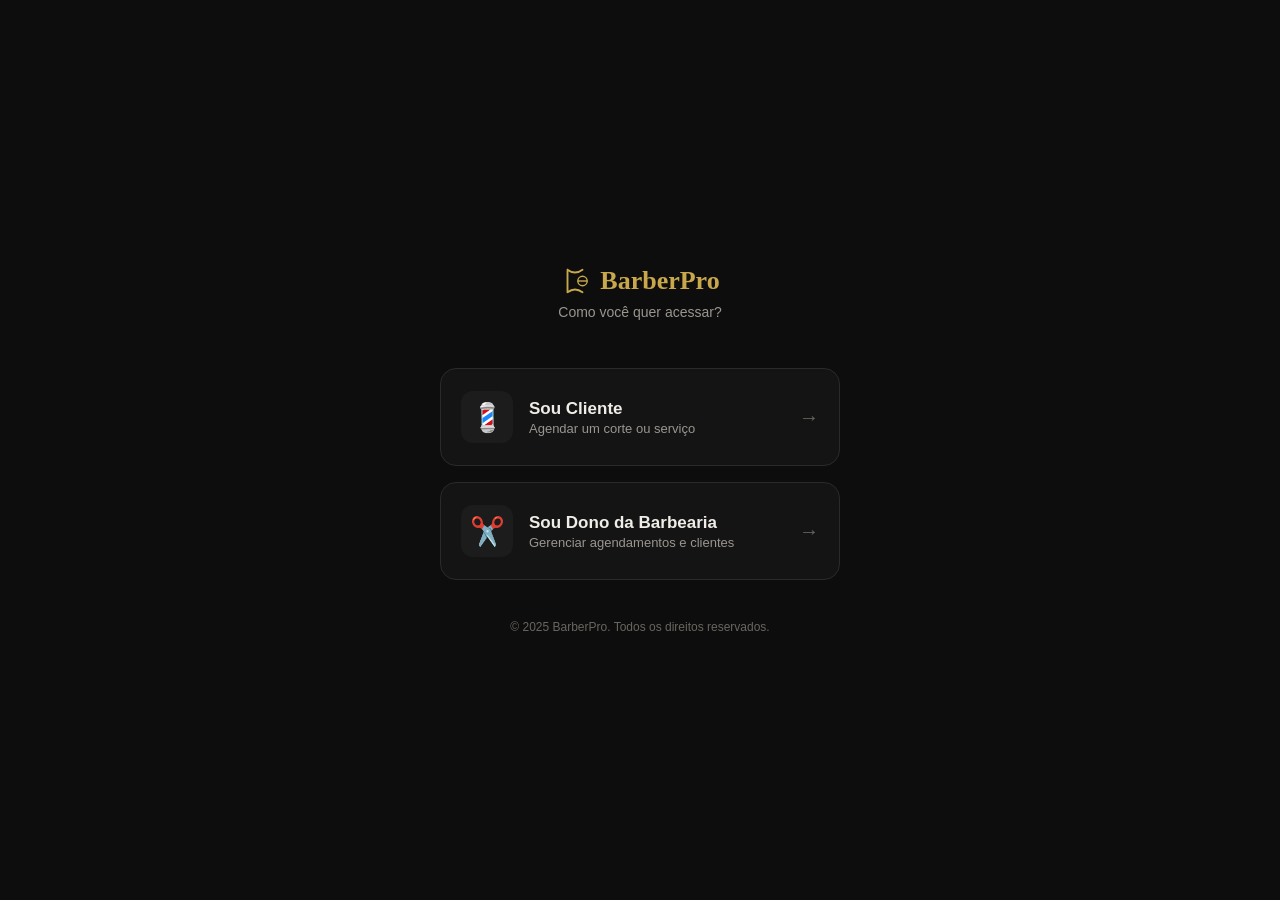
<file: index.html>
<!DOCTYPE html>
<html lang="pt-BR">
<head>
<meta charset="UTF-8">
<meta name="viewport" content="width=device-width, initial-scale=1.0, maximum-scale=1.0">
<title>BarberPro — Escolha seu acesso</title>
<meta name="description" content="Agende cortes e serviços na sua barbearia em segundos, ou gerencie sua barbearia com o painel BarberPro.">
<meta name="referrer" content="strict-origin-when-cross-origin">
<meta http-equiv="Content-Security-Policy" content="
  default-src 'self';
  style-src 'self' 'unsafe-inline' https://fonts.googleapis.com;
  font-src 'self' https://fonts.gstatic.com;
  img-src 'self' data:;
  base-uri 'self';
  form-action 'self';
  upgrade-insecure-requests;
">
<link rel="preconnect" href="https://fonts.googleapis.com">
<link href="https://fonts.googleapis.com/css2?family=Playfair+Display:wght@400;600;700;900&family=DM+Sans:wght@300;400;500;600&display=swap" rel="stylesheet">
<link rel="stylesheet" href="design-system.css">
<style>
:root {
  --gold: #C9A84C;
  --gold-light: #E8C96B;
  --gold-dark: #A07830;
  --bg: #0D0D0D;
  --bg2: #141414;
  --bg3: #1C1C1C;
  --border: #2A2A2A;
  --text: #F0EDE8;
  --text2: #9A9590;
  --text3: #6A6560;
}
*{margin:0;padding:0;box-sizing:border-box}
body{
  font-family:'DM Sans',sans-serif;
  background:var(--bg);
  color:var(--text);
  min-height:100vh;
  display:flex;
  flex-direction:column;
  align-items:center;
  justify-content:center;
  padding:24px;
}
.logo{
  display:flex;
  align-items:center;
  gap:10px;
  font-family:'Playfair Display',serif;
  font-weight:700;
  font-size:26px;
  color:var(--gold);
  margin-bottom:8px;
}
.tagline{
  color:var(--text2);
  font-size:14px;
  margin-bottom:48px;
  text-align:center;
}
.choices{
  display:flex;
  flex-direction:column;
  gap:16px;
  width:100%;
  max-width:400px;
}
.choice-card{
  display:flex;
  align-items:center;
  gap:16px;
  background:var(--bg2);
  border:1px solid var(--border);
  border-radius:16px;
  padding:22px 20px;
  text-decoration:none;
  color:var(--text);
  transition:border-color .2s, transform .15s;
}
.choice-card:active{transform:scale(.98)}
.choice-card:hover{border-color:var(--gold)}
.choice-icon{
  font-size:28px;
  width:52px;
  height:52px;
  border-radius:12px;
  display:flex;
  align-items:center;
  justify-content:center;
  background:var(--bg3);
  flex-shrink:0;
}
.choice-text{flex:1}
.choice-title{font-weight:700;font-size:17px;margin-bottom:2px}
.choice-sub{font-size:13px;color:var(--text2)}
.choice-arrow{color:var(--text3);font-size:20px}
.footer-note{
  margin-top:40px;
  font-size:12px;
  color:var(--text3);
  text-align:center;
}
</style>
</head>
<body>

<div class="logo">
  <svg width="30" height="30" viewBox="0 0 32 32" fill="none">
    <path d="M8 4 L8 28 M8 4 Q16 10 24 4 M8 28 Q16 22 24 28" stroke="#C9A84C" stroke-width="2" stroke-linecap="round"/>
    <circle cx="24" cy="16" r="5" stroke="#C9A84C" stroke-width="1.5"/>
    <path d="M19 16 L29 16" stroke="#C9A84C" stroke-width="1.5"/>
  </svg>
  BarberPro
</div>
<div class="tagline">Como você quer acessar?</div>

<div class="choices">
  <a class="choice-card" href="cliente.html">
    <div class="choice-icon">💈</div>
    <div class="choice-text">
      <div class="choice-title">Sou Cliente</div>
      <div class="choice-sub">Agendar um corte ou serviço</div>
    </div>
    <div class="choice-arrow">→</div>
  </a>

  <a class="choice-card" href="admin.html">
    <div class="choice-icon">✂️</div>
    <div class="choice-text">
      <div class="choice-title">Sou Dono da Barbearia</div>
      <div class="choice-sub">Gerenciar agendamentos e clientes</div>
    </div>
    <div class="choice-arrow">→</div>
  </a>
</div>

<div class="footer-note">© 2025 BarberPro. Todos os direitos reservados.</div>

</body>
</html>
</file>
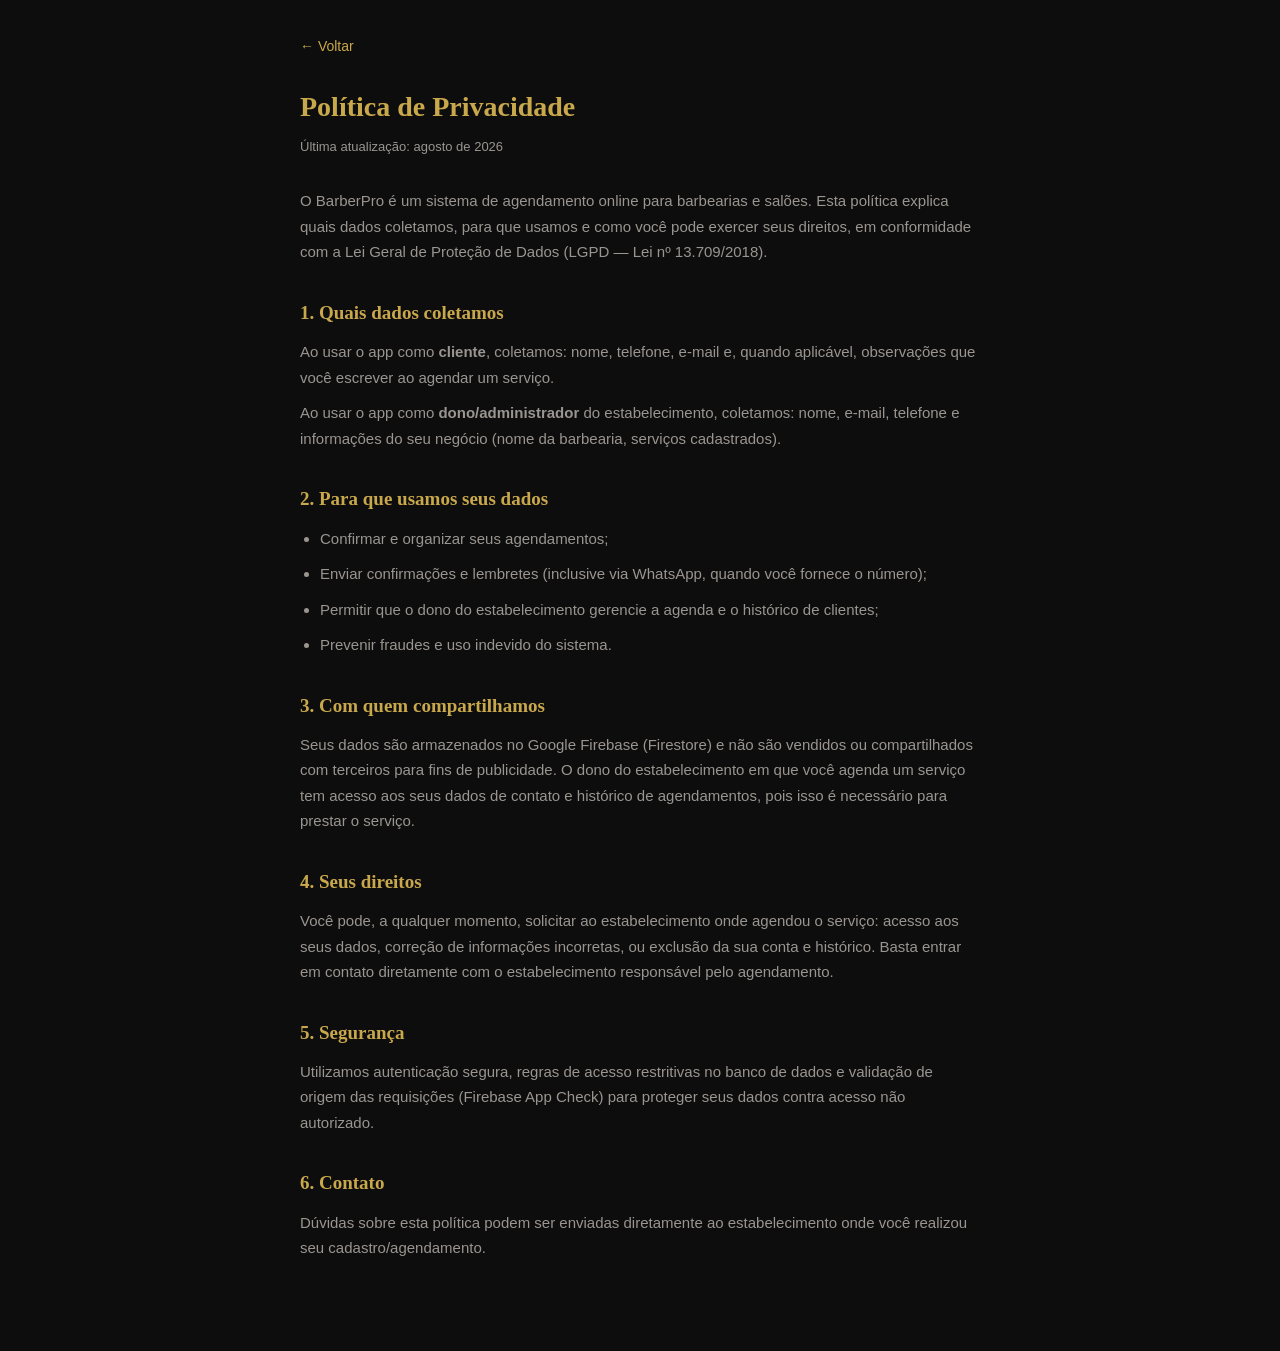
<file: privacidade.html>
<!DOCTYPE html>
<html lang="pt-BR">
<head>
<meta charset="UTF-8">
<meta name="viewport" content="width=device-width, initial-scale=1.0">
<title>Política de Privacidade — BarberPro</title>
<meta name="referrer" content="strict-origin-when-cross-origin">
<meta http-equiv="Content-Security-Policy" content="
  default-src 'self';
  style-src 'self' 'unsafe-inline' https://fonts.googleapis.com;
  font-src 'self' https://fonts.gstatic.com;
  img-src 'self' data:;
  base-uri 'self';
  form-action 'self';
  upgrade-insecure-requests;
">
<link href="https://fonts.googleapis.com/css2?family=Playfair+Display:wght@700;900&family=DM+Sans:wght@400;500;600&display=swap" rel="stylesheet">
<style>
:root{--gold:#C9A84C;--bg:#0D0D0D;--bg2:#141414;--text:#F0EDE8;--text2:#9A9590;--border:#2A2A2A}
*{margin:0;padding:0;box-sizing:border-box}
body{font-family:'DM Sans',sans-serif;background:var(--bg);color:var(--text);line-height:1.7;padding:32px 20px 80px;max-width:720px;margin:0 auto}
h1{font-family:'Playfair Display',serif;color:var(--gold);font-size:28px;margin-bottom:6px}
h2{font-family:'Playfair Display',serif;color:var(--gold);font-size:19px;margin:32px 0 10px}
p,li{color:var(--text2);font-size:15px;margin-bottom:10px}
ul{padding-left:20px}
.updated{color:var(--text2);font-size:13px;margin-bottom:30px}
a{color:var(--gold)}
.back{display:inline-block;margin-bottom:24px;color:var(--gold);text-decoration:none;font-size:14px}
</style>
</head>
<body>

<a class="back" href="index.html">← Voltar</a>
<h1>Política de Privacidade</h1>
<p class="updated">Última atualização: agosto de 2026</p>

<p>O BarberPro é um sistema de agendamento online para barbearias e salões. Esta política explica quais dados coletamos, para que usamos e como você pode exercer seus direitos, em conformidade com a Lei Geral de Proteção de Dados (LGPD — Lei nº 13.709/2018).</p>

<h2>1. Quais dados coletamos</h2>
<p>Ao usar o app como <strong>cliente</strong>, coletamos: nome, telefone, e-mail e, quando aplicável, observações que você escrever ao agendar um serviço.</p>
<p>Ao usar o app como <strong>dono/administrador</strong> do estabelecimento, coletamos: nome, e-mail, telefone e informações do seu negócio (nome da barbearia, serviços cadastrados).</p>

<h2>2. Para que usamos seus dados</h2>
<ul>
  <li>Confirmar e organizar seus agendamentos;</li>
  <li>Enviar confirmações e lembretes (inclusive via WhatsApp, quando você fornece o número);</li>
  <li>Permitir que o dono do estabelecimento gerencie a agenda e o histórico de clientes;</li>
  <li>Prevenir fraudes e uso indevido do sistema.</li>
</ul>

<h2>3. Com quem compartilhamos</h2>
<p>Seus dados são armazenados no Google Firebase (Firestore) e não são vendidos ou compartilhados com terceiros para fins de publicidade. O dono do estabelecimento em que você agenda um serviço tem acesso aos seus dados de contato e histórico de agendamentos, pois isso é necessário para prestar o serviço.</p>

<h2>4. Seus direitos</h2>
<p>Você pode, a qualquer momento, solicitar ao estabelecimento onde agendou o serviço: acesso aos seus dados, correção de informações incorretas, ou exclusão da sua conta e histórico. Basta entrar em contato diretamente com o estabelecimento responsável pelo agendamento.</p>

<h2>5. Segurança</h2>
<p>Utilizamos autenticação segura, regras de acesso restritivas no banco de dados e validação de origem das requisições (Firebase App Check) para proteger seus dados contra acesso não autorizado.</p>

<h2>6. Contato</h2>
<p>Dúvidas sobre esta política podem ser enviadas diretamente ao estabelecimento onde você realizou seu cadastro/agendamento.</p>

</body>
</html>
</file>
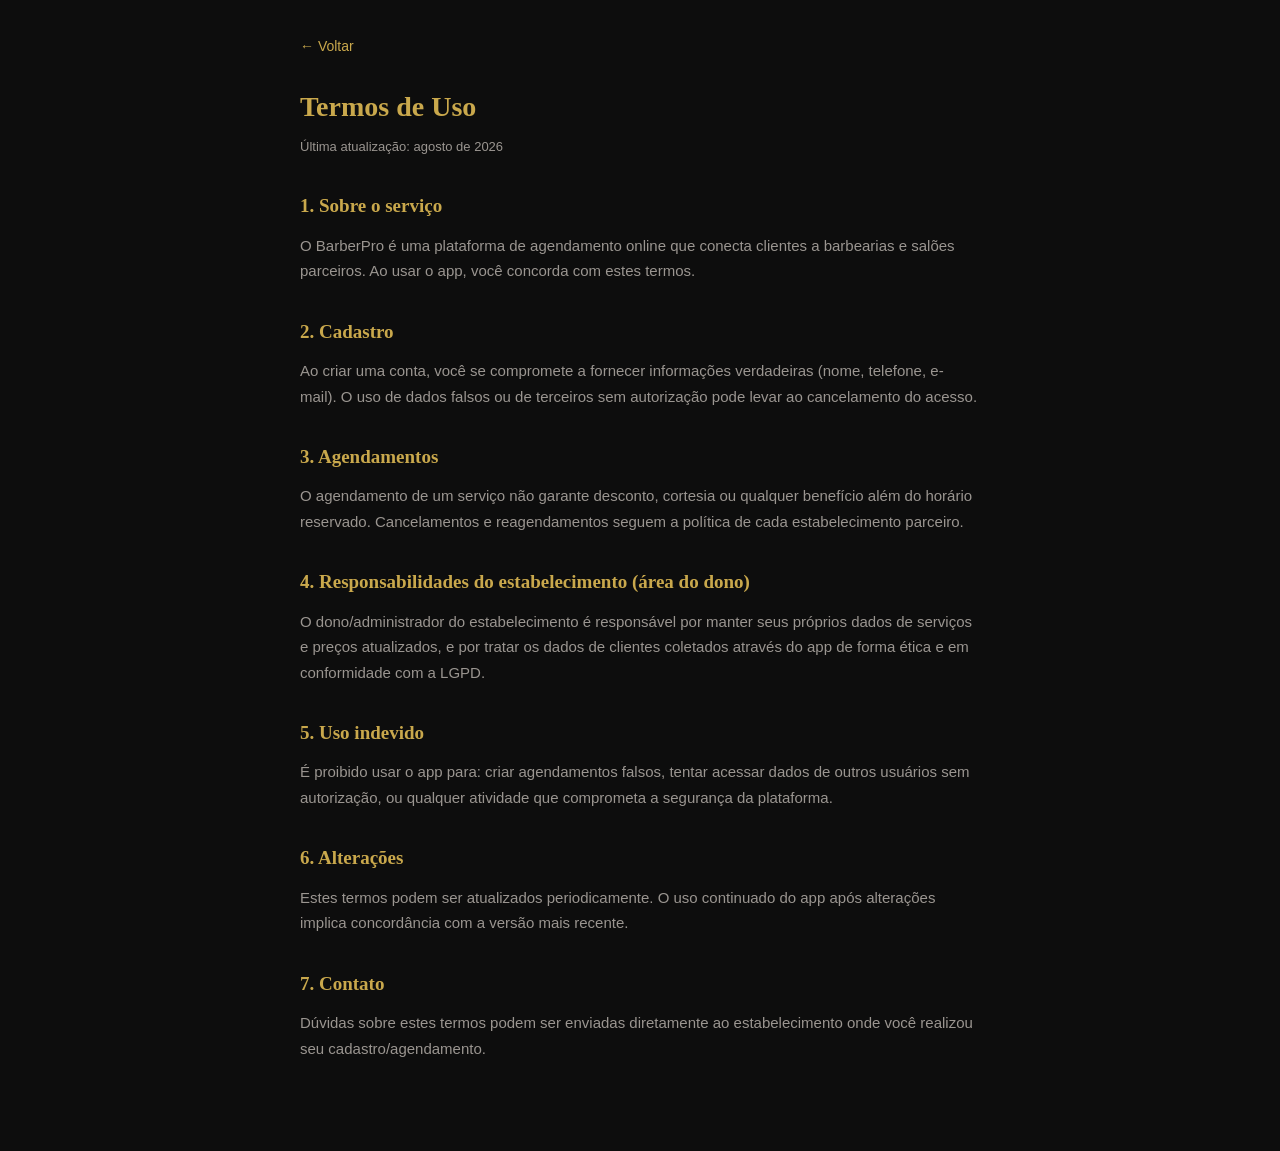
<file: termos.html>
<!DOCTYPE html>
<html lang="pt-BR">
<head>
<meta charset="UTF-8">
<meta name="viewport" content="width=device-width, initial-scale=1.0">
<title>Termos de Uso — BarberPro</title>
<meta name="referrer" content="strict-origin-when-cross-origin">
<meta http-equiv="Content-Security-Policy" content="
  default-src 'self';
  style-src 'self' 'unsafe-inline' https://fonts.googleapis.com;
  font-src 'self' https://fonts.gstatic.com;
  img-src 'self' data:;
  base-uri 'self';
  form-action 'self';
  upgrade-insecure-requests;
">
<link href="https://fonts.googleapis.com/css2?family=Playfair+Display:wght@700;900&family=DM+Sans:wght@400;500;600&display=swap" rel="stylesheet">
<style>
:root{--gold:#C9A84C;--bg:#0D0D0D;--bg2:#141414;--text:#F0EDE8;--text2:#9A9590;--border:#2A2A2A}
*{margin:0;padding:0;box-sizing:border-box}
body{font-family:'DM Sans',sans-serif;background:var(--bg);color:var(--text);line-height:1.7;padding:32px 20px 80px;max-width:720px;margin:0 auto}
h1{font-family:'Playfair Display',serif;color:var(--gold);font-size:28px;margin-bottom:6px}
h2{font-family:'Playfair Display',serif;color:var(--gold);font-size:19px;margin:32px 0 10px}
p,li{color:var(--text2);font-size:15px;margin-bottom:10px}
ul{padding-left:20px}
.updated{color:var(--text2);font-size:13px;margin-bottom:30px}
.back{display:inline-block;margin-bottom:24px;color:var(--gold);text-decoration:none;font-size:14px}
</style>
</head>
<body>

<a class="back" href="index.html">← Voltar</a>
<h1>Termos de Uso</h1>
<p class="updated">Última atualização: agosto de 2026</p>

<h2>1. Sobre o serviço</h2>
<p>O BarberPro é uma plataforma de agendamento online que conecta clientes a barbearias e salões parceiros. Ao usar o app, você concorda com estes termos.</p>

<h2>2. Cadastro</h2>
<p>Ao criar uma conta, você se compromete a fornecer informações verdadeiras (nome, telefone, e-mail). O uso de dados falsos ou de terceiros sem autorização pode levar ao cancelamento do acesso.</p>

<h2>3. Agendamentos</h2>
<p>O agendamento de um serviço não garante desconto, cortesia ou qualquer benefício além do horário reservado. Cancelamentos e reagendamentos seguem a política de cada estabelecimento parceiro.</p>

<h2>4. Responsabilidades do estabelecimento (área do dono)</h2>
<p>O dono/administrador do estabelecimento é responsável por manter seus próprios dados de serviços e preços atualizados, e por tratar os dados de clientes coletados através do app de forma ética e em conformidade com a LGPD.</p>

<h2>5. Uso indevido</h2>
<p>É proibido usar o app para: criar agendamentos falsos, tentar acessar dados de outros usuários sem autorização, ou qualquer atividade que comprometa a segurança da plataforma.</p>

<h2>6. Alterações</h2>
<p>Estes termos podem ser atualizados periodicamente. O uso continuado do app após alterações implica concordância com a versão mais recente.</p>

<h2>7. Contato</h2>
<p>Dúvidas sobre estes termos podem ser enviadas diretamente ao estabelecimento onde você realizou seu cadastro/agendamento.</p>

</body>
</html>
</file>
<file: design-system.css>
/* ══════════════════════════════════════════════════════════════════════════
   BarberPro — Design System
   Camada única de tokens e componentes, usada pelo site do cliente, pelo painel
   do dono e pela tela de acesso. Carrega por último: refina sem reescrever o HTML.

   Direção visual (a partir das referências):
   - Fundo grafite quase preto, cards em camadas, bordas finas.
   - Dourado como cor de ação e de marca; champanhe só para destaque (hover, foco).
   - Títulos em serifa (Playfair Display), textos e controles em sans (DM Sans).
   - "Eyebrow" pequeno e caixa-alta acima de títulos, para hierarquia clara.
   - Movimento curto e discreto; nada que atrapalhe o desempenho.

   Para personalizar uma barbearia: altere só os tokens --ds-brand-* abaixo.
   ══════════════════════════════════════════════════════════════════════════ */

:root{
  /* Marca (personalizável por barbearia) */
  --ds-brand: #C9A84C;
  --ds-brand-hi: #E8C96B;
  --ds-brand-lo: #A07830;

  /* Superfícies */
  --ds-bg: #0B0B0C;
  --ds-surface: #131315;
  --ds-card: #18181B;
  --ds-card-hi: #1F1F24;
  --ds-border: rgba(255,255,255,.08);
  --ds-border-strong: color-mix(in srgb, var(--ds-brand) 40%, transparent);

  /* Texto */
  --ds-text: #F2EFEA;
  --ds-text-2: #A8A29A;
  --ds-text-3: #6F6A63;

  /* Estados */
  --ds-success: #3FB97A;
  --ds-warning: #E0A93B;
  --ds-danger: #E05252;
  --ds-info: #5B9BD5;

  /* Escala de espaçamento (4px) */
  --ds-s1: 4px; --ds-s2: 8px; --ds-s3: 12px; --ds-s4: 16px;
  --ds-s5: 24px; --ds-s6: 32px; --ds-s7: 48px;

  /* Raios */
  --ds-r-sm: 10px; --ds-r-md: 14px; --ds-r-lg: 20px; --ds-r-pill: 999px;

  /* Sombras (discretas) */
  --ds-shadow-1: 0 1px 2px rgba(0,0,0,.35);
  --ds-shadow-2: 0 14px 34px -16px rgba(0,0,0,.7);
  --ds-shadow-focus: 0 0 0 3px color-mix(in srgb, var(--ds-brand) 28%, transparent);

  /* Movimento */
  --ds-ease: cubic-bezier(.2,.7,.2,1);
  --ds-dur: 220ms;

  /* Tokens que o restante do CSS já usa: apontam para o sistema novo */
  --gold: var(--ds-brand);
  --gold-light: var(--ds-brand-hi);
  --gold-dark: var(--ds-brand-lo);
  --bg: var(--ds-bg);
  --bg2: var(--ds-surface);
  --bg3: var(--ds-card);
  --card: var(--ds-card);
  --border: var(--ds-border);
  --text: var(--ds-text);
  --text2: var(--ds-text-2);
  --text3: var(--ds-text-3);
  --radius: var(--ds-r-lg);
}

/* Tema claro: mesmos papéis, cores invertidas */
[data-theme="light"]{
  --ds-bg: #F7F4EE;
  --ds-surface: #FFFFFF;
  --ds-card: #FFFFFF;
  --ds-card-hi: #FBF8F2;
  --ds-border: rgba(0,0,0,.09);
  --ds-text: #1A1510;
  --ds-text-2: #5E574F;
  --ds-text-3: #8A8279;
  --ds-brand: #A07830;
  --ds-brand-hi: #C9A84C;
  --ds-brand-lo: #7A5A22;
}

/* ── Tipografia ───────────────────────────────────────────────────────────── */
.ds-eyebrow{
  display:inline-flex;align-items:center;gap:var(--ds-s2);
  font-size:11.5px;font-weight:600;letter-spacing:.18em;text-transform:uppercase;
  color:var(--ds-brand);
}
.ds-eyebrow::before{content:'';width:18px;height:1px;background:currentColor;opacity:.8}
h1,h2,h3{text-wrap:balance}

/* ── Botões ───────────────────────────────────────────────────────────────── */
.btn-submit,
.nav-btn.primary{
  min-height:48px;border-radius:var(--ds-r-md);
  background:linear-gradient(180deg,var(--ds-brand-hi),var(--ds-brand) 55%,var(--ds-brand-lo));
  color:#0B0B0C;font-weight:600;letter-spacing:.01em;border:0;
  box-shadow:0 1px 0 rgba(255,255,255,.25) inset, 0 8px 22px -10px color-mix(in srgb,var(--ds-brand) 70%,transparent);
  transition:transform var(--ds-dur) var(--ds-ease), box-shadow var(--ds-dur) var(--ds-ease), filter var(--ds-dur);
}
.btn-submit:hover:not(:disabled),
.nav-btn.primary:hover{transform:translateY(-1px);filter:brightness(1.04);
  box-shadow:0 1px 0 rgba(255,255,255,.25) inset, 0 14px 30px -12px color-mix(in srgb,var(--ds-brand) 80%,transparent)}
.btn-submit:active:not(:disabled),
.nav-btn.primary:active{transform:translateY(0) scale(.985)}
.btn-submit:disabled{opacity:.42;cursor:not-allowed;box-shadow:none}
.btn-submit:focus-visible,.nav-btn:focus-visible,.status-btn:focus-visible,.icon-btn:focus-visible,
.service-card:focus-visible,.barber-card:focus-visible,.form-input:focus-visible{outline:none;box-shadow:var(--ds-shadow-focus)}

.nav-btn.ghost{border:1px solid var(--ds-border);background:transparent;color:var(--ds-text);
  transition:border-color var(--ds-dur) var(--ds-ease), color var(--ds-dur)}
.nav-btn.ghost:hover{border-color:var(--ds-brand);color:var(--ds-brand-hi)}

/* Áreas de toque confortáveis no celular (mínimo 44px) */
@media (pointer:coarse){
  .nav-btn,.icon-btn,.status-btn,.lang-btn,.cal-nav-btn{min-height:44px;min-width:44px}
}

/* ── Campos de formulário ─────────────────────────────────────────────────── */
.form-input{
  min-height:48px;border-radius:var(--ds-r-md);
  background:var(--ds-surface);border:1px solid var(--ds-border);color:var(--ds-text);
  transition:border-color var(--ds-dur) var(--ds-ease), box-shadow var(--ds-dur) var(--ds-ease);
}
.form-input:hover{border-color:color-mix(in srgb,var(--ds-brand) 30%,transparent)}
.form-input:focus{outline:none;border-color:var(--ds-brand);box-shadow:var(--ds-shadow-focus)}
.form-label{font-size:12.5px;font-weight:600;letter-spacing:.02em;color:var(--ds-text-2)}

/* ── Cards ────────────────────────────────────────────────────────────────── */
.service-card,.barber-card,.metric-card,.client-card,.svc-card,.review-card,.plan-card,.summary-card{
  background:linear-gradient(180deg,var(--ds-card-hi),var(--ds-card));
  border:1px solid var(--ds-border);border-radius:var(--ds-r-lg);box-shadow:var(--ds-shadow-1);
  transition:transform var(--ds-dur) var(--ds-ease), border-color var(--ds-dur) var(--ds-ease), box-shadow var(--ds-dur) var(--ds-ease);
}
@media (hover:hover){
  .service-card:hover,.barber-card:hover,.svc-card:hover,.client-card:hover{
    transform:translateY(-2px);border-color:var(--ds-border-strong);box-shadow:var(--ds-shadow-2);
  }
}
.service-price,.svc-card-price{color:var(--ds-brand-hi)}

/* ── Estados (badges) ─────────────────────────────────────────────────────── */
.badge{display:inline-flex;align-items:center;gap:6px;border-radius:var(--ds-r-pill);padding:4px 10px;font-size:12px;font-weight:600;letter-spacing:.02em;
  border:1px solid transparent}
.badge.pending{color:var(--ds-warning);background:color-mix(in srgb,var(--ds-warning) 14%,transparent);border-color:color-mix(in srgb,var(--ds-warning) 35%,transparent)}
.badge.confirmed{color:var(--ds-success);background:color-mix(in srgb,var(--ds-success) 14%,transparent);border-color:color-mix(in srgb,var(--ds-success) 35%,transparent)}
.badge.done{color:var(--ds-info);background:color-mix(in srgb,var(--ds-info) 14%,transparent);border-color:color-mix(in srgb,var(--ds-info) 35%,transparent)}
.badge.cancelled{color:var(--ds-danger);background:color-mix(in srgb,var(--ds-danger) 14%,transparent);border-color:color-mix(in srgb,var(--ds-danger) 35%,transparent)}

/* ── Carregamento ─────────────────────────────────────────────────────────── */
.ds-skeleton{
  border-radius:var(--ds-r-sm);
  background:linear-gradient(90deg,var(--ds-card) 0%,var(--ds-card-hi) 50%,var(--ds-card) 100%);
  background-size:200% 100%;animation:ds-shimmer 1.4s linear infinite;
}
@keyframes ds-shimmer{from{background-position:200% 0}to{background-position:-200% 0}}

/* ── Movimento: respeita quem pede menos animação ─────────────────────────── */
@media (prefers-reduced-motion: reduce){
  *,*::before,*::after{animation-duration:.01ms!important;animation-iteration-count:1!important;transition-duration:.01ms!important;scroll-behavior:auto!important}
}

/* ── Faixa de benefícios (logo abaixo do hero) ───────────────────────────── */
.ds-pillars{
  display:grid;grid-template-columns:minmax(0,1fr);gap:var(--ds-s3);
  max-width:1100px;margin:0 auto;padding:var(--ds-s5) var(--ds-s4);
}
@media (min-width:600px){ .ds-pillars{grid-template-columns:repeat(2,minmax(0,1fr))} }
@media (min-width:900px){ .ds-pillars{grid-template-columns:repeat(4,minmax(0,1fr));gap:var(--ds-s4)} }
.ds-pillar{
  display:flex;gap:var(--ds-s3);align-items:flex-start;padding:var(--ds-s4);
  background:var(--ds-surface);border:1px solid var(--ds-border);border-radius:var(--ds-r-lg);
}
.ds-pillar-ico{
  flex:0 0 40px;height:40px;border-radius:12px;display:grid;place-items:center;
  background:color-mix(in srgb,var(--ds-brand) 14%,transparent);color:var(--ds-brand-hi);
}
.ds-pillar b{display:block;font-size:14.5px;font-weight:600;color:var(--ds-text);margin-bottom:2px}
.ds-pillar span:not(.ds-pillar-ico){font-size:13px;color:var(--ds-text-2);line-height:1.5}
</file>
